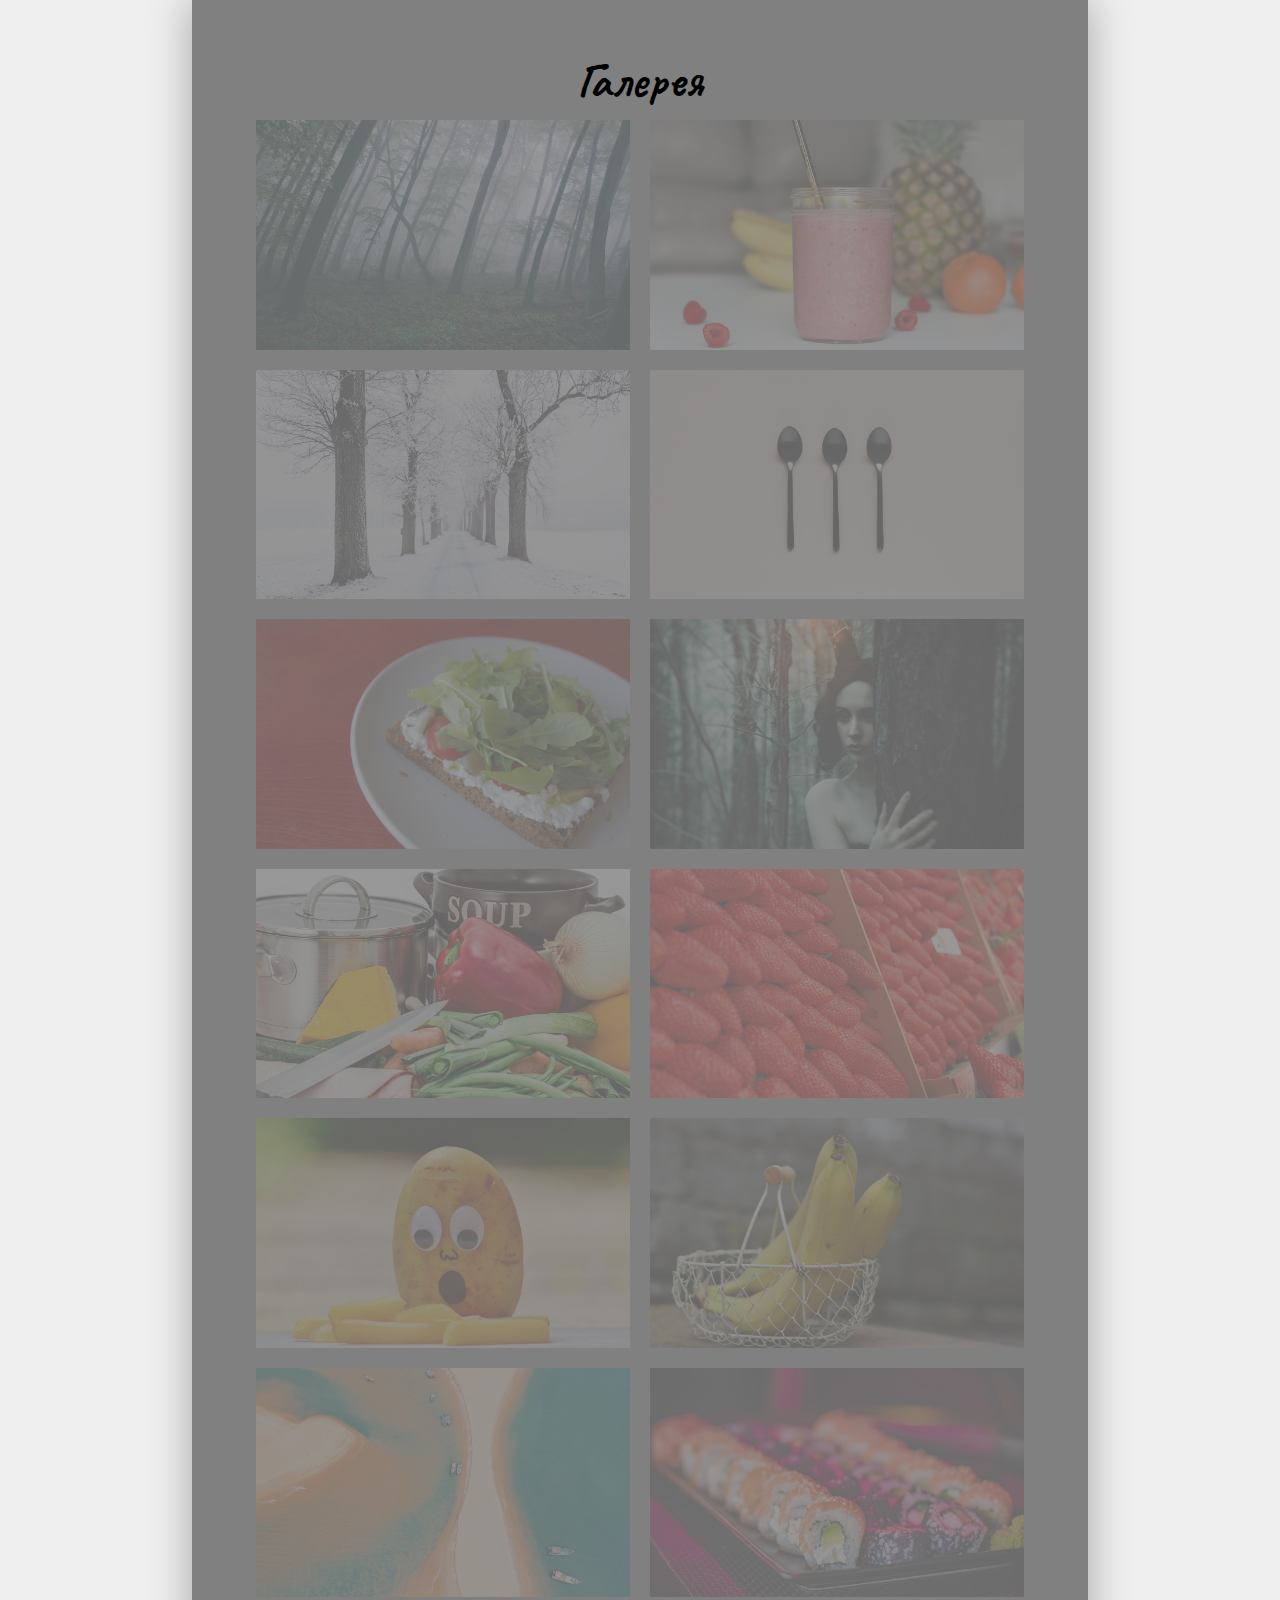
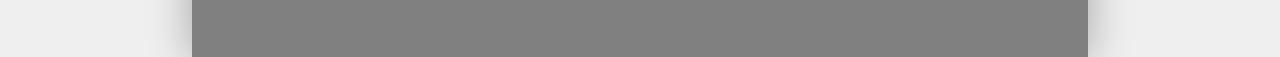
<file: cool_gallery/index.html>
<!DOCTYPE html>
<html lang="en">
<head>
	<meta charset="UTF-8">
	<meta name="viewport" content="width=device-width, initial-scale=1.0">
	<title>Галерея</title>
	<link rel="stylesheet" type="text/css" href="css/style.css">
</head>
<body>
	<main>
		<h1>Галерея</h1>
		<div class="photo photo1"></div>
		<div class="photo photo2"></div>
		<div class="photo photo3"></div>
		<div class="photo photo4"></div>
		<div class="photo photo5"></div>
		<div class="photo photo6"></div>
		<div class="photo photo7"></div>
		<div class="photo photo8"></div>
		<div class="photo photo9"></div>
		<div class="photo photo10"></div>
		<div class="photo photo11"></div>
		<div class="photo photo12"></div>
	</main>
</body>
</html>
</file>
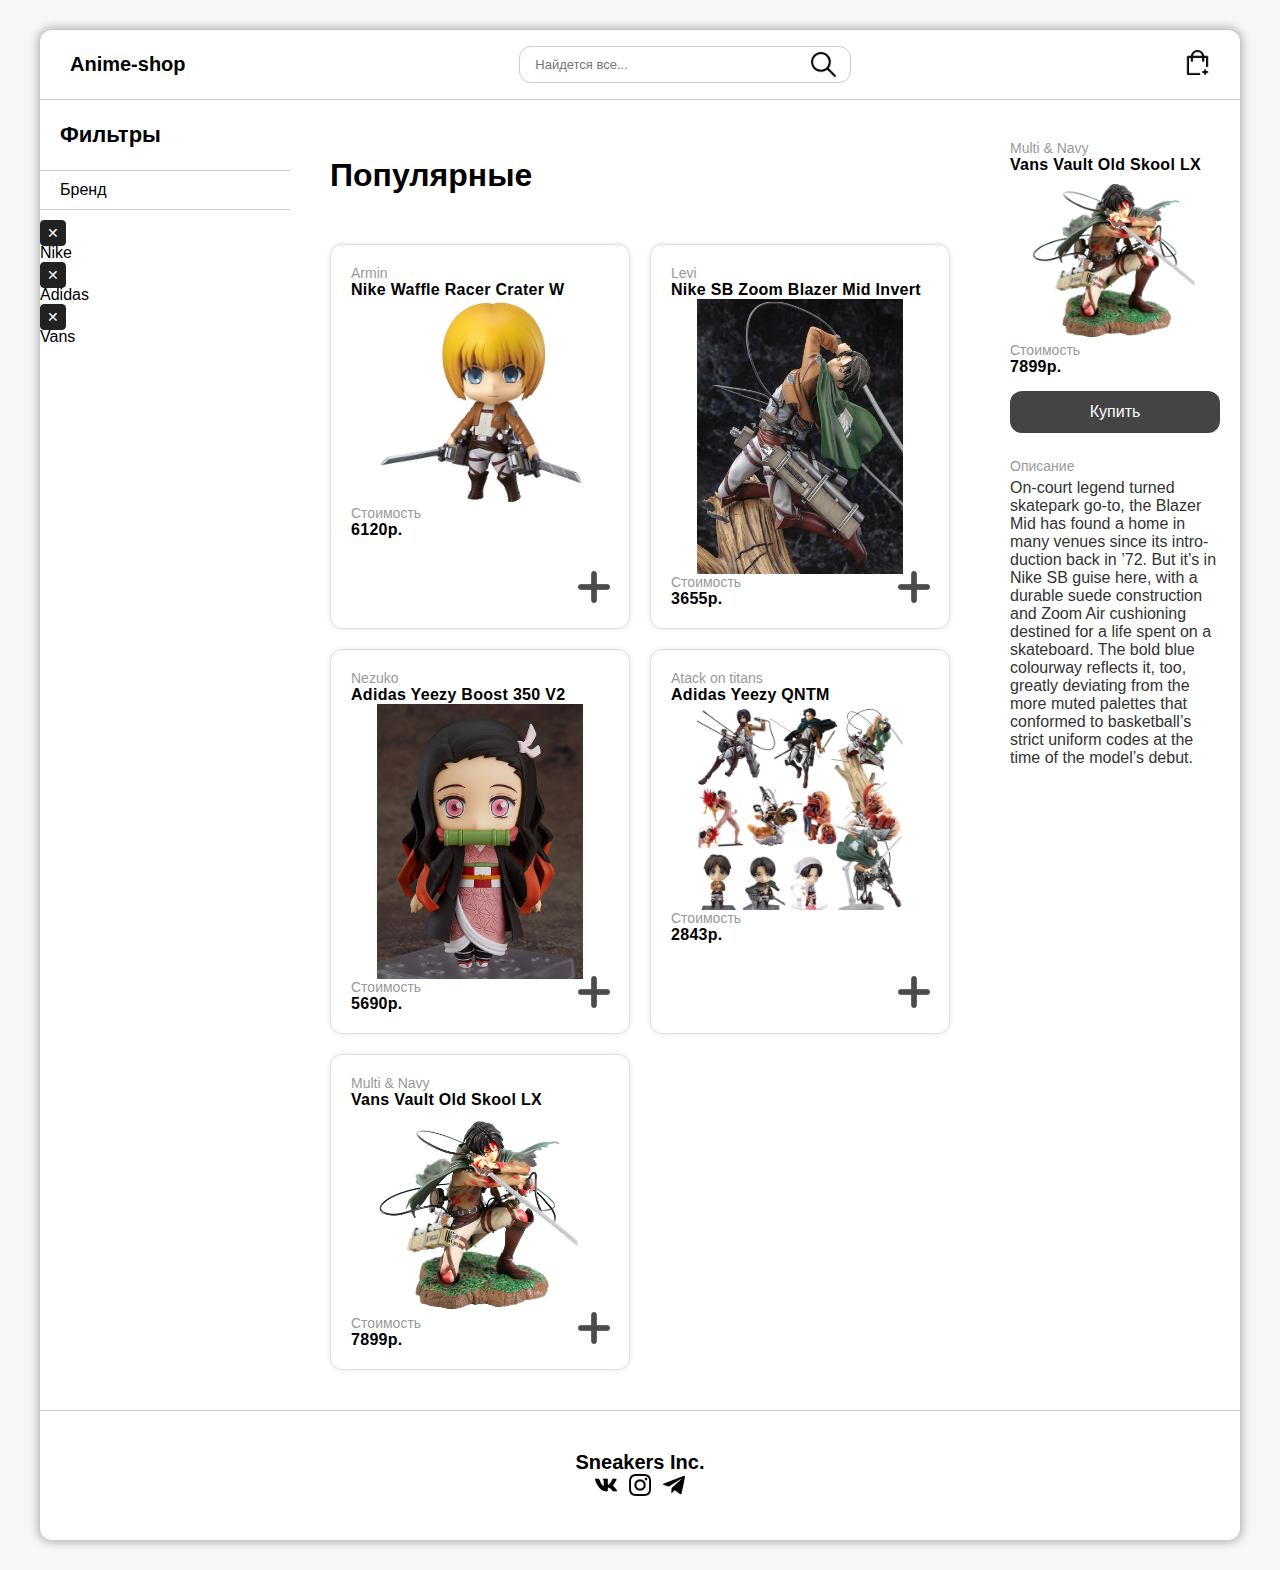
<file: E-commerce/index.html>
<!DOCTYPE html>
<html lang="en">
<head>
	<meta charset="UTF-8">
	<meta name="viewport" content="width=device-width, initial-scale=1.0">
	<title>E-commerce project</title>
	<link rel="stylesheet" href="css/main.css">
	<link rel="stylesheet" href="css/checkbox.css">
	<link rel="preconnect" href="https://fonts.gstatic.com"> 
	<link href="https://fonts.googleapis.com/css2?family=Nunito:wght@300;400;700&display=swap" rel="stylesheet">
</head>
<body>
	<div class="body-wrapper">

		<header class="header">
			<div class="logo">Anime-shop</div>
			<div class="input-box">
				<input 
					type="text" 
					class="input" 
					placeholder="Найдется все..." 
				/>
				<div class="input-btn">
					<img src="img/loupe.png" alt="Поиск">
				</div>
			</div>
			<div class="cart">
				<img src="img/add-to-basket.png" alt="Корзина">
			</div>
		</header>

		<aside class="left-aside">
			<div class="aside-maintitle">Фильтры</div>
			<div class="aside-title">Бренд</div>
			<div class="aside-item">
				<input type="checkbox" id='nike' name="nike" class="checkbox">
				<label for="nike"></label>
				Nike
			</div>
			<div class="aside-item">
				<input type="checkbox" id='adidas' name="adidas" class="checkbox">
				<label for="adidas"></label>
				Adidas
			</div>
			<div class="aside-item">
				<input type="checkbox" id='vans' name="vans" class="checkbox">
				<label for="vans"></label>
				Vans
			</div>
		</aside>
		<main class="main">
			<h2 class="title">Популярные</h2>
			<div class="product-box">

				<div class="product">
					<div class="product-info">Armin</div>
					<div class="product-title">Nike Waffle Racer Crater W</div>
					<img src="img/nike1.jpg" alt="Nike Waffle Racer Crater W">
					<div class="product-info">Стоимость</div>
					<div class="product-price">6120р.</div>

					<div class="input-btn add-btn">
						<img src="img/add.png" alt="Добавить в корзину">
					</div>
				</div>
				<div class="product">
					<div class="product-info">Levi</div>
					<div class="product-title">Nike SB Zoom Blazer Mid Invert</div>
					<img src="img/nike3.jpg" alt="Nike SB Zoom Blazer Mid Invert">
					<div class="product-info">Стоимость</div>
					<div class="product-price">3655р.</div>

					<div class="input-btn add-btn">
						<img src="img/add.png" alt="Добавить в корзину">
					</div>
				</div>

				<div class="product">
					<div class="product-info">Nezuko</div>
					<div class="product-title">Adidas Yeezy Boost 350 V2</div>
					<img src="img/adidas1.jpg" alt="Yeezy Boost 350 V2">
					<div class="product-info">Стоимость</div>
					<div class="product-price">5690р.</div>

					<div class="input-btn add-btn">
						<img src="img/add.png" alt="Добавить в корзину">
					</div>
				</div>

				<div class="product">
					<div class="product-info">Atack on titans</div>
					<div class="product-title">Adidas Yeezy QNTM</div>
					<img src="img/adidas2.jpg" alt="Frozen Blue">
					<div class="product-info">Стоимость</div>
					<div class="product-price">2843р.</div>

					<div class="input-btn add-btn">
						<img src="img/add.png" alt="Добавить в корзину">
					</div>
				</div>

				<div class="product">
					<div class="product-info">Multi & Navy</div>
					<div class="product-title">Vans Vault Old Skool LX</div>
					<img src="img/vans1.jpg" alt="Vans Vault Old Skool LX">
					<div class="product-info">Стоимость</div>
					<div class="product-price">7899р.</div>

					<div class="input-btn add-btn">
						<img src="img/add.png" alt="Добавить в корзину">
					</div>
				</div>

			</div>
		</main>
		<aside class="right-aside">
			<div class="product js-product">
				<div class="product-info">Multi & Navy</div>
				<div class="product-title">Vans Vault Old Skool LX</div>
				<img src="img/vans1.jpg" alt="Vans Vault Old Skool LX">
				<div class="product-info">Стоимость</div>
				<div class="product-price">7899р.</div>
			
<!-- 				<div class="size-box">
					<div class="size size__active">39</div>
					<div class="size">40</div>
					<div class="size">41</div>
					<div class="size">42</div>
				</div> -->

				<div class="big-add-btn">Купить</div>

				<div class="product-info">Описание</div>
				<div class="product-text">On-court legend turned skatepark go-to, the Blazer Mid has found a home in many venues since its introduction back in ’72. But it’s in Nike SB guise here, with a durable suede construction and Zoom Air cushioning destined for a life spent on a skateboard. The bold blue colourway reflects it, too, greatly deviating from the more muted palettes that conformed to basketball’s strict uniform codes at the time of the model’s debut.</div>

			</div>
		</aside>
		<footer class="footer">
			<div class="footer-title">Sneakers Inc.</div>
			<div class="social-box">
				<a class= "social" href='https://vk.com'><img src="img/vk.png" alt =" "></a>
				<a class= "social" href='https://instagram.com'><img src="img/instagram.png" alt =" "></a>
				<a class= "social" href='https://telegram.org'><img src="img/telegram.png" alt =" "></a>
			</div>
		</footer>
	</div>

	<script src="https://cdnjs.cloudflare.com/ajax/libs/jquery/3.5.1/jquery.min.js" integrity="sha512-bLT0Qm9VnAYZDflyKcBaQ2gg0hSYNQrJ8RilYldYQ1FxQYoCLtUjuuRuZo+fjqhx/qtq/1itJ0C2ejDxltZVFg==" crossorigin="anonymous"></script>

	<!-- <script src='css/jquery.js'></script> -->

	<script>
		$(document).ready(function() {

			let checks = {};

			function doCheck() {
				let val = $(this).prop('checked')
				let label = $.trim( $(this).parent().text() )
				label = label.toLowerCase();

				checks[label] = val;

				console.log(checks);
				filter()
			}

			function filter() {

				// перебираем все продукты
				$('.product').each(function() {
					// получаем наименование товара
					let title = $(this).find('.product-title').text();
					// приводим наименование к нижнему регистру
					title = title.toLowerCase();

					// отключаем отображение элемента
					$(this).css('display', 'none');
					
					// перебираем все имена брендов и включаем отображение только тех 
					// товаров, которые подходят под выбранные чекбоксы
					for (let brand in checks) {
						if (title.includes(brand) && checks[brand])
							$(this).css('display', 'block')
					}
				})
			}


			$('.checkbox').each(function() {
				$(this).attr('checked', 'checked');
			})

			$('.checkbox').each(doCheck)
			$('.checkbox').click(doCheck)


			/*$('.add-btn').click(function() {
				alert('Добавлено')
			})*/
$('.add-btn').click(function() {
				let product = $(this).parent();

				let src = $(product).find('img').attr('src')
				let title = $(product).find('.product-title').text();
				let info = $(product).find('.product-info').first().text();
				let price = $(product).find('.product-price').text();

				$('.js-product').find('img').attr('src', src)
				$('.js-product').find('.product-title').text(title)
				$('.js-product').find('.product-price').text(price)
				$('.js-product').find('.product-info').first().text(info)
			})

			$('.size').click(function() {
				$('.size').each(function() {
					$(this).removeClass('size__active');
				})
				$(this).addClass('size__active');
			})
		})
	</script>	

</body>
</html>
</file>
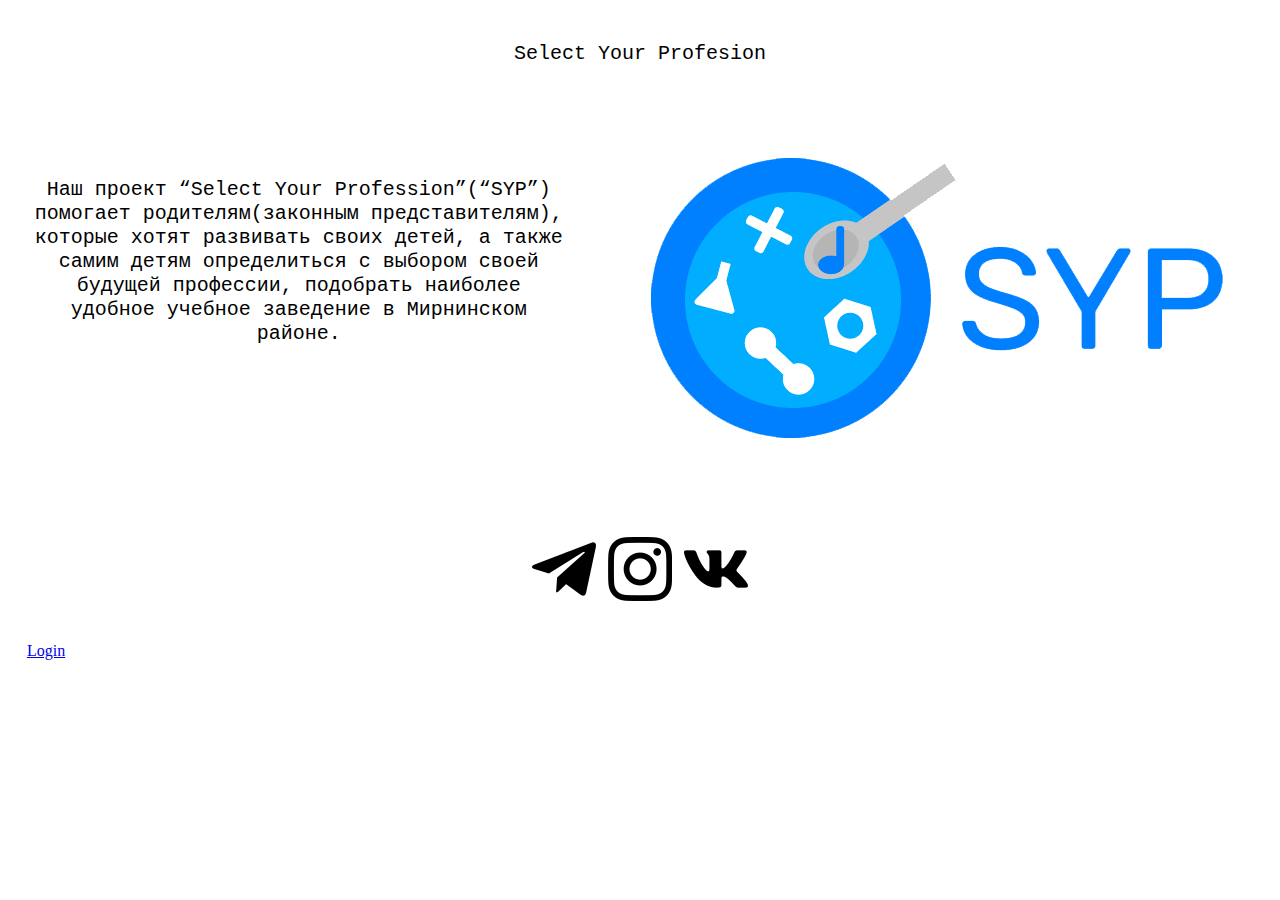
<file: probhick/index.html>
<!DOCTYPE html>
<html lang="en">
<head>
	<meta charset="UTF-8">
	<meta name="viewport" content="width=device-width, initial-scale=1.0">
	<link rel="stylesheet" type="text/css" href="style.css">
	<title>Document</title>
</head>
<body>
	<header>
  <code>Select Your Profesion</code>
</header>

<section>
  <code> <p>Наш проект “Select Your Profession”(“SYP”) помогает родителям(законным представителям), которые хотят развивать своих детей,  а также самим детям определиться с выбором своей будущей профессии, подобрать наиболее удобное учебное заведение в Мирнинском районе.</p></code>
</section>

<aside>
  <code><img src="img/soup.png"></code>
</aside>

<footer>
  <code><a href="https://telegram.org/"><img src="img/telegram.png"></a>
  	<a href="https://www.instagram.com/"><img src="img/instagram.png"></a>
  	<a href="https://vk.com/feed"><img src="img/vk.png"></a></code>
  	<a href="n">Login</a>
</footer>
</body>
</html>
</file>
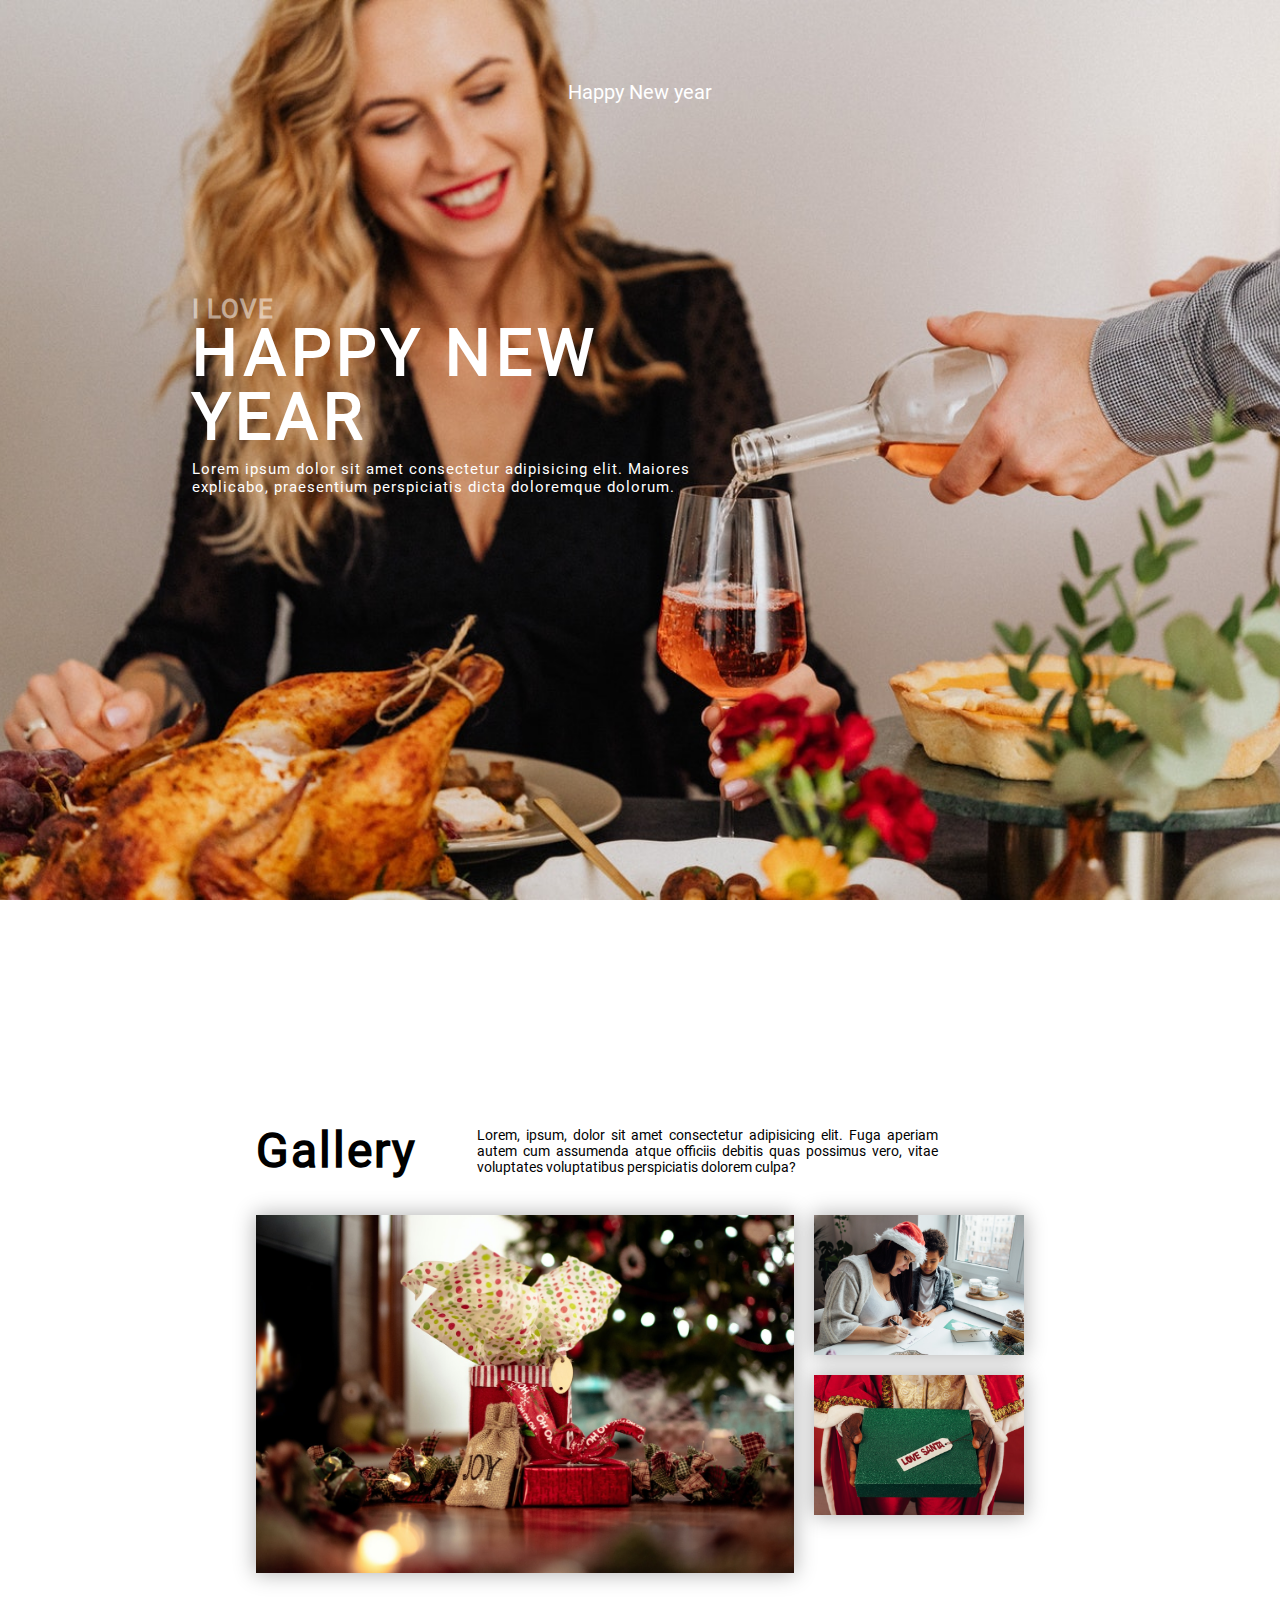
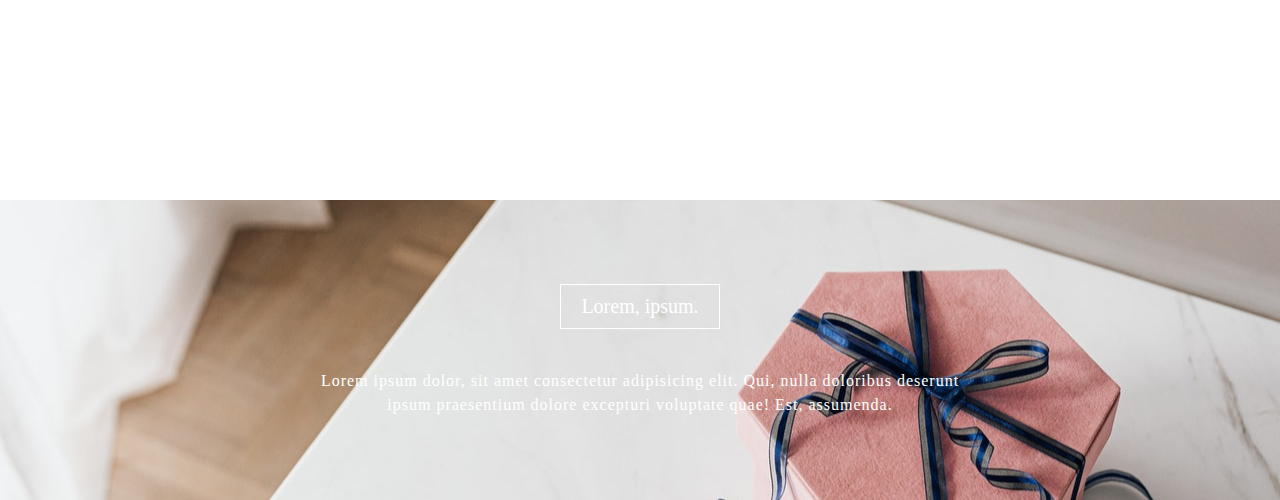
<file: site_visitka/index.html>
<!DOCTYPE html>
<html lang="en">
<head>
	<meta charset="UTF-8">
	<meta name="viewport" content="width=device-width, initial-scale=1.0">
	<title>Party</title>
	<link rel="stylesheet" type="text/css" href="css/style.css">
</head>
<body>
	<main>
		<div class="container first">
			<p class = "tourism">Happy New year </p>
			<div class = "text-container">
				<p class = "first-line">i love</p>
				<p class = "second-line">Happy New year</p>
				<p class = "third-line">Lorem ipsum dolor sit amet consectetur adipisicing elit. Maiores explicabo, praesentium perspiciatis dicta doloremque dolorum.</p>
			</div>
		</div>
		<div class="container second">
			<div class = "gallery-container">
				<div class="gallery-text">
				    <p class = "gallery-header">Gallery</p>
				    <p class = "gallery-p">Lorem, ipsum, dolor sit amet consectetur adipisicing elit. Fuga aperiam autem cum assumenda atque officiis debitis quas possimus vero, vitae voluptates voluptatibus perspiciatis dolorem culpa?</p>
				</div>
			
			    <div class = "img-container">
			    	<img src="img/img4.jpg" class = "img1" alt = "Tourism gallery">
				    <div class = "wrapper">
					    <img src="img/img2.jpg" class = "img2" alt = "Tourism gallery">
					    <img src="img/img3.jpg" class = "img3" alt = "Tourism gallery">
				    </div>
			    </div>
		    </div>
		</div>
		<div class="container third">
			<div class="last-container">
				<p class="last-header">Lorem, ipsum.</p>
				<p class="last-text">Lorem ipsum dolor, sit amet consectetur adipisicing elit. Qui, nulla doloribus deserunt ipsum praesentium dolore excepturi voluptate quae! Est, assumenda.</p>
			</div>
		</div>
	</main>
</body>
</html>
</file>
<file: cool_gallery/css/style.css>
*{
	padding: 0;
	margin: 0;
	box-sizing: border-box;
}
@font-face{
	font-family: Caveat Bold;
	src: url(../fonts/Caveat-Bold.ttf);
}
main{
	width: 70%;
	padding: 50px;
	margin: auto;
	display: flex;
	flex-wrap: wrap;
	justify-content: center;
	background-color: grey;
	box-shadow: 0 0 40px 1px rgba(0,0,0, 0.3);
}

body{
	background-color: #efefef;
	font-family:caveat Bold;
}
.photo{
	max-width: 520px;
	width: calc(30vw - 10px);
	height: calc((35vw - 40px)/16 * 9);
	margin: 10px;
	background-color: orange;
	background-position: center;
	background-size: cover;
	opacity: 0.20;
	transition: 0.5s, transform 0.5s;
}
.photo:hover{
	opacity: 1;
	transform: scale(1.5) rotate(360deg);
	z-index: 10;
	box-shadow: 0 0 50px 30px rgba(0,0,0, 0.3);


}
h1{
	width: 100%;
	text-align: center;
	font-size: 48px;
}
.photo1{
	background-image: url(../img/01.jpg);
}
.photo2{
	background-image: url(../img/02.jpg);
}
.photo3{
	background-image: url(../img/03.jpg);
}
.photo4{
	background-image: url(../img/04.jpg);

}
.photo5{
	background-image: url(../img/05.jpg);
}
.photo6{
	background-image: url(../img/06.jpg);
}
.photo7{
	background-image: url(../img/07.jpg);
}
.photo8{
	background-image: url(../img/08.jpg);
}
.photo9{
	background-image: url(../img/09.jpg);
}
.photo10{
	background-image: url(../img/10.jpg);
}
.photo11{
	background-image: url(../img/11.jpg);
}
.photo12{
	background-image: url(../img/12.jpg);
}
</file>
<file: E-commerce/css/main.css>
body{
	margin: 0;
	background-color: #f7f7f7;
	padding: 30px 40px;
	box-sizing: border-box;
	font-family: 'Lato', sans-serif;
}
.body-wrapper{
	min-height: calc(100vh - 60px);
	background-color: #fff;
	box-shadow: 0 0 10px 2px rgba(0,0,0, 0.3);
	border-radius: 12px;
}
.header{
	display: flex;
	align-items: center;
	justify-content: space-between;
	padding: 0 30px;
	box-sizing: border-box;
	border-bottom: 1px solid #ccc;
	height: 70px;
}
.header img{
	width: 25px;
	height: 25px;
}
.logo {
	font-weight: 700;
	font-size: 20px;
}
.input-box{
	display: flex;
	align-items: center;
	position: relative;
}
.input{
	-webkit-appearance: none;
	appearance: none;
	outline: none;
	width: 300px;
	border: 1px solid #ccc;
	border-radius: 12px;
	padding: 10px 15px;
	font-size: 13px;
}
.input-btn{
	position: absolute;
	right: 0;
	width: 40px;
	height: 100%;
	display: flex;
	align-items: center;
	cursor: pointer;
}
.main{
	padding: 30px;
	margin: auto;
	max-width: 700px;
	width: 100%;
	box-sizing: border-box;
}
.product-box{
	display: flex;
	flex-wrap: wrap;
}
.product{
	width: calc(50% - 20px);
	margin: 10px;
	padding: 20px;
	box-sizing: border-box;
	border-radius: 12px;
	border: 1px solid #ddd;
	box-shadow: 0 0 5px 0 rgba(0,0,0,0.1);
	position: relative;
}
.product img{
	max-width: 80%;
	margin: auto;
	display: block;
}
.title{
	font-size: 32px;
	padding-left: 10px;
	margin-bottom: 40px;
}
.product-info{
	font-size: 14px;
	color: #999;
	font-weight: 300;
}
.product-title, .product-price{
	font-size: 16px;
	font-weight: 700;
	letter-spacing: 0.3px;
}
.add-btn{
	height: auto;
	bottom: 25px;
	opacity: 0.7;
	right: 15px;
}
@media (pointer; fine) {
	.add-btn:hover{
		transform: scale(1.05);
	}
}
.left-aside {
	width: calc((100vw - 780px) / 2);
	position: absolute;
	box-sizing: border-box;
	top: 100px;
	left: 40px;
	bottom: 0;
}
.aside-maintitle {
	font-weight: 700;
	padding-left: 20px;
	font-size: 22px;
	height: 70px;
	display: flex;
	align-items: center;
}
.aside-title {
	box-sizing: border-box;
	padding: 10px 0;
	border-bottom: 1px solid #ccc;
	border-top: 1px solid #ccc;
	padding-left: 20px;
	margin-bottom: 10px;
}
.aside-items {
	display: flex;
	align-items: center;
	height: 40;
	padding-left: 20px;
}
.footer{
border-top: 1px solid #ccc;
padding-top: 40px;
padding-bottom: 40px;
box-sizing: border-box; 
}
.footer-title{
	font-weight: 700;
	font-size: 20px;
	text-align: center;
}
.social-box{
	display: flex;
	justify-content: space-between; 
	margin: auto;
	width: 90px;
	margin-top: center;
}
.social{
	transition: 0.2s;
}
.social img{
	width: 22px;
	height: 22px;
}
@media screen and (pointer: fine){
	.social: hover {
		opacity: 0.5;
	}
}
.right-aside{
	position: absolute;
	right: 40px;
	top: 100px;
	width: calc((100vw - 780px) / 2);
}
.right-aside .product {
	width: 100%;
	box-sizing: border-box;
	margin: 0;
	margin-top: 20px;
	box-shadow: none;
	border: none; 
}
.big-add-btn{
	text-align: center;
	background-color: #444;
	border-radius: 12px;
	padding: 12px 0 ;
	color: #fefefe;
	margin-top: 15px;
	cursor: pointer;
	margin-bottom: 25px; 
}
.product-text{
	hyphens: auto;
	-webkit-hyphens: auto;
	color : #333;
	margin-top: 5px;
}
.size-box{
	display: flex;
	flex-wrap: wrap;
	margin-top: 15px;
	margin-bottom: 20px;
}
.size{
	padding: 10px;
	border: 1px solid #666;
	color: #444;
	border-radius: 8px;
	margin: 4px;
	user-select: none;
	-webkit-user-select: none;
	cursor: pointer;
	transition: 0.3s;
}
.size__active{
	background-color: #444;
	color: #fefefe;
}
</file>
<file: E-commerce/css/checkbox.css>
label {
    user-select: none;
    -webkit-user-select: none;
    display: block;
    width: 24px;
    height: 24px;
    position: relative;
    margin-right: 5px;
}

.checkbox {
    display: none;
}

.checkbox + label:before {
    content: "\2715";
    border: 0.5px solid #222;
    border-radius: 4px;

    display: inline-flex;
    justify-content: center;
    align-items: center;

    position: absolute;

    left: 0;
    top: 0;

    width: 100%;
    height: 100%;

    font-size: 14px;

    color: transparent;
    transition: .2s;
}

.checkbox:checked + label:before {
    background-color: #222;
    border-color: #222;
    color: #fff;
}

.checkbox:disabled + label:before {
    transform: scale(1);
}

.checkbox:checked:disabled + label:before {
    transform: scale(1);
}
</file>
<file: probhick/style.css>
code {
  background: white;
  border-radius: 9px;
  color: #000;
  display: block;
  font: 20px/24px "Source Code Pro", Inconsolata, "Lucida Console", Terminal, "Courier New", Courier;
  padding: 34px 2px;
  text-align: center;
}
header,
section,
aside,
footer {
  margin: 0 1.5% 24px 1.5%;
}
section {
  float: left;
  width: 43%;
}
aside {
  float: right;
  width: 50%;
  vertical-align:middle;
}
footer {
  clear: both;
  margin-bottom: 0;
}
p{
 text-align: center;

 display: flex;
}
</file>
<file: site_visitka/css/style.css>
*{
	padding: 0;
	margin: 0;
	box-sizing: border-box;
}
@font-face {
	font-family: RobotoR;
	src: url(../fonts/Roboto-Regular.ttf);
}
html, body, main {
	height: 100%;
	font-family: RobotoR;
}

.first{
	height: 100%;
	background-image: url(../img/img1.jpg); 
	background-position: center;
	-webkit-background-size: cover;
	background-size: cover;
}

.first p {
	color: white;
}

.tourism {
	width: 100%;
	text-align: center;
	padding-top: 80px;
	font-size: 20px;
}

.text-container {
	width: 40%;
	margin-left: 15%;
	margin-top: 15%;
}

.first-line {
	text-transform: uppercase;
	font-size: 26px;
	font-weight: bold;
	letter-spacing: 1px;
	opacity: 0.5;
	line-height: 1;
}
.second-line {
	text-transform: uppercase;
	font-size: 64px;
	font-weight: bold;
	letter-spacing: 5px;
	line-height: 1;
	margin-bottom: 10px;
}
.third-line {
	font-size: 15px;
	letter-spacing: 1px;
}
.second {
	height: 100%;
	display: flex;
	justify-content: center;
	-ms-align-items: center;
	align-items: center;
}

.gallery-container {
	width: 60%;
	max-width: 1000px;
}
.img-container {
	width: 100%;
	display: flex;
	-ms-align-items: flex-start;
	align-items: flex-start;
}
img {
	display: block;
	max-width: 100%;
	height: auto;
}
.img1 {
	width: 70%;
	box-shadow: 0 0 20px 1px rgba(0,0,0,0.3);
}

.wrapper {
	margin-left: 20px;
	width: 65%;
	/*margin-bottom: 20px;*/
}

.img2 {
	margin-bottom: 20px;
	width: 500px;
	box-shadow: 0 0 20px 1px rgba(0,0,0,0.3);
}
.img3{
	margin-bottom: 20px;
	width: 500px;
	box-shadow: 0 0 20px 1px rgba(0,0,0,0.3);
}

.gallery-text {
	display: flex;
	/*justify-content: space-between;*/
	-ms-align-items: center;
	align-items: center;
	margin-bottom: 40px;
}


.gallery-header {
	font-size: 48px;
	font-weight: bold;
	letter-spacing: 2px;
	line-height: 1;
	/*-ms-align-items: flex-start;
	align-items: flex-start;*/

}

.gallery-p {
	font-size: 14px;
	width: 60%;
	text-align: justify;
	margin-left: 60px;
}

.last-container {
	display: flex;
	justify-content: center;
	-ms-align-items: center;
	align-items: center;
	flex-direction: column;
	height: 300px;
	padding: 0 25%;
	background-image: url(../img/img5.jpg);
	background-position: center;
	-webkit-background-size: cover;
	background-size: cover;
	font-family: Roboto;
}

.last-header {
	color: white;
	font-size: 20px;
	padding: 10px 20px;
	border: 1px solid white;
	margin-bottom: 40px;
}

.last-text {
	color: white;
	font-size: 16px;
	text-align: center;
	line-height: 1.5;
	letter-spacing: 1px;
}
</file>
